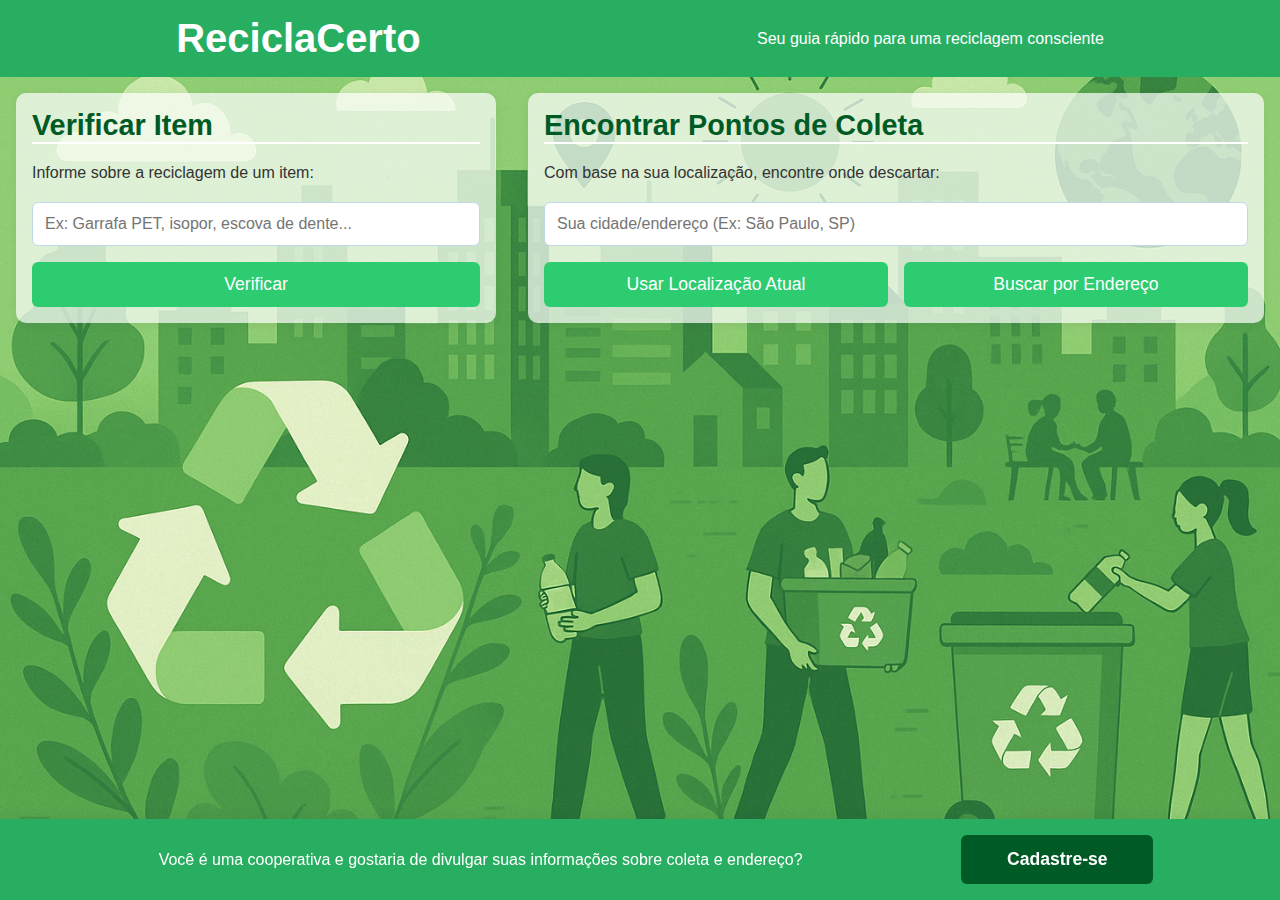
<file: templates/index.html>
<!DOCTYPE html>
<html lang="pt-BR">
  <head>
    <meta charset="UTF-8" />
    <meta name="viewport" content="width=device-width, initial-scale=1.0" />
    <title>ReciclaCerto: Seu Guia de Reciclagem</title>
    <link rel="stylesheet" href="../static/style.css" />
    <link rel="icon" type="image/svg+xml" href="https://cdn.jsdelivr.net/gh/twitter/twemoji@14.0.2/assets/svg/267b.svg" />
  </head>
  <body>
    <div class="container">
      <div class="header-container">
        <h1>ReciclaCerto</h1>
        <p>Seu guia rápido para uma reciclagem consciente</p>
      </div>

      <div class="main-sections">
        <section class="item-checker">
          <h2>Verificar Item</h2>
          <p>Informe sobre a reciclagem de um item:</p>
          <input
            type="text"
            id="itemInput"
            placeholder="Ex: Garrafa PET, isopor, escova de dente..."
          />
          <button onclick="verificarItem()">Verificar</button>
          <div id="geminiResult" class="box" style="display:none;"></div>
        </section>

        <section class="location-finder">
          <h2>Encontrar Pontos de Coleta</h2>
          <p>Com base na sua localização, encontre onde descartar:</p>
          <input
            type="text"
            id="locationInput"
            placeholder="Sua cidade/endereço (Ex: São Paulo, SP)"
            onkeyup="if(event.key === 'Enter') buscarLocalizacao(true)"
          />
          <div class="btn-adress">
            <button onclick="buscarLocalizacao()">
              Usar Localização Atual
            </button>
            <button onclick="buscarLocalizacao(true)">
              Buscar por Endereço
            </button>
          </div>
          <div id="locationResult" class="result-box" style="display:none;"></div>
        </section>
      </div>

      <footer>
        <p>
          Você é uma cooperativa e gostaria de divulgar suas informações sobre
          coleta e endereço?
        </p>
        <button id="openCoopModalBtn" onclick="openCoopModal()">
          Cadastre-se
        </button>
      </footer>

      <div id="coopModal">
        <div class="modal-content">
          <button
            class="close-btn"
            onclick="closeCoopModal()"
            aria-label="Fechar"
            title="Fechar"
          >
            &times;
          </button>
          <section class="association-signup">
            <h2>Sou uma Associação ou Cooperativa de Reciclagem</h2>
            <p>Gostaria de cadastrar seu ponto de coleta?</p>
            <form id="associationForm">
              <label for="assocNome">Nome da Associação:</label>
              <input type="text" id="assocNome" name="nome" required />

              <label for="assocEndereco">Endereço:</label>
              <input type="text" id="assocEndereco" name="endereco" required />

              <label for="assocItens"
                >Itens que aceita (separados por vírgula):</label
              >
              <input
                type="text"
                id="assocItens"
                name="itens_aceitos"
                placeholder="Ex: Plástico, Papel, Metal"
              />

              <label for="assocContato">Contato (Email/Telefone):</label>
              <input type="text" id="assocContato" name="contato" />

              <button type="submit">
                Cadastrar<br />
                <span style="font-size: 0.9em; font-weight: normal"
                  >(Funcionalidade em desenvolvimento)</span
                >
              </button>
              <p class="small-text">
                <i>
                  (Este formulário não envia dados para o servidor ainda. É um
                  protótipo.)
                </i>
              </p>
            </form>
          </section>
        </div>
      </div>

    <script src="../static/script.js"></script>
    <script>
      function openCoopModal() {
        document.getElementById("coopModal").classList.add("active");
      }
      function closeCoopModal() {
        document.getElementById("coopModal").classList.remove("active");
      }
    </script>
  </body>
</html>
</file>
<file: static/style.css>
body {
  font-family: "Segoe UI", Tahoma, Geneva, Verdana, sans-serif;
  min-height: 100vh;
  width: 100%;
  background-image: url("../static/background.png");
  background-size: cover;
  background-repeat: no-repeat;
  background-position: center center;
  margin: 0;
  color: #333;
}

h1 {
  font-size: 2.5em;
  margin: 0;
}

h2 {
  color: #005a26;
  border-bottom: 2px solid white;
  font-size: 1.8em;
  margin: 0;
}

p {
  line-height: 1.6;
  margin: 0;
}

.header-container {
  color: white;
  background-color: #27ae60;
  display: flex;
  flex-direction: row;
  align-items: center;
  padding: 1rem;
  justify-content: space-around;
  gap: 1rem;
}

.coop-container {
  display: flex;
  align-items: center;
}

.main-sections {
  display: flex;
  justify-content: space-evenly;
  align-items: flex-start;
}

.item-checker,
.location-finder {
  background: rgba(255, 255, 255, 0.7);
  border-radius: 10px;
  box-shadow: 0 2px 8px rgba(44, 62, 80, 0.07);
  padding: 1rem;
  margin: 1rem;
  display: flex;
  flex-direction: column;
  gap: 1rem;
}

.item-checker {
  width: 35rem;
}

.location-finder {
  width: 55rem;
  overflow: visible;
}

input[type="text"],
input[type="email"] {
  padding: 12px;
  border: 1px solid #c0d9e7;
  border-radius: 6px;
  font-size: 1em;
  box-sizing: border-box;
}

.btn-adress {
  display: flex;
  flex-direction: row;
  gap: 1rem;
}

.btn-adress button {
  width: 100%;
}

button {
  background-color: #2ecc71;
  color: white;
  padding: 12px 25px;
  border: none;
  border-radius: 6px;
  cursor: pointer;
  font-size: 1.1em;
  transition: background-color 0.3s ease, transform 0.2s ease;
}

button:hover {
  background-color: #27ae60;
}

.result-box {
  padding: 10px;
  background-color: #ecf0f1;
  border-radius: 8px;
  word-wrap: break-word;
  box-shadow: inset 0 1px 3px rgba(0, 0, 0, 0.05);
}

.result-box-reciclavel,
.result-box-coleta {
  padding: 10px;
  background-color: #ecf0f1;
  word-wrap: break-word;
  text-align: center;
  box-shadow: inset 0 1px 3px rgba(0, 0, 0, 0.05);
  border-radius: 8px;
}

.result-box-reciclavel {
  font-weight: 700;
}

.result-box-instrucao {
  margin-top: 1rem;
  text-align: justify;
  padding: 10px;
  background-color: #ecf0f1;
  border-radius: 8px;
  min-height: 60px;
  word-wrap: break-word;
  box-shadow: inset 0 1px 3px rgba(0, 0, 0, 0.05);
}

.loading {
  font-style: italic;
  color: #555;
}

.error {
  color: #e74c3c;
  font-weight: bold;
}

.material-info {
  font-weight: bold;
  color: #3498db;
}

.instrucao {
  font-size: 0.9em;
  color: #555;
  margin-top: 5px;
}

.location-list {
  list-style-type: none;
  padding: 0;
  margin-top: 15px;
}

.location-list li {
  background-color: #f8fcfd;
  border: 1px solid #d3e0e7;
  border-radius: 5px;
  padding: 10px 15px;
  margin-bottom: 10px;
  display: flex;
  flex-direction: row;
  align-items: center;
  gap: 5px;
  flex-wrap: nowrap;
  justify-content: space-between;
}

.location-list li span {
  font-weight: bold;
  color: #2c3e50;
}

.location-list li p {
  margin: 0; /* Remove margem padrão do parágrafo */
  font-size: 0.9em;
  color: #666;
}

.location-list li a {
  align-self: flex-end; /* Alinhar link à direita */
  background-color: #3498db;
  color: white;
  padding: 5px 10px;
  border-radius: 4px;
  text-decoration: none;
  font-size: 0.85em;
  transition: background-color 0.2s ease;
}

.location-list li a:hover {
  background-color: #2980b9;
}

footer {
  color: white;
  background-color: #27ae60;
  display: flex;
  flex-direction: row;
  align-items: center;
  padding: 1rem;
  justify-content: space-evenly;
  gap: 1rem;
  position: fixed;
  left: 0;
  bottom: 0;
  width: 100vw;
  z-index: 10;
  box-shadow: 0 -2px 10px rgba(44, 62, 80, 0.08);
}

#coopModal {
  display: none;
  position: fixed;
  z-index: 1000;
  left: 0;
  top: 0;
  right: 0;
  bottom: 0;
  background: rgba(44, 62, 80, 0.45);
  justify-content: center;
}

#coopModal.active {
  display: flex;
  align-items: center;
}

#coopModal .modal-content {
  background: #fff;
  border-radius: 12px;
  padding: 36px 32px 24px 32px;
  box-shadow: 0 8px 32px rgba(44, 62, 80, 0.18);
  min-width: 320px;
  max-width: 420px;
  width: 90vw;
  position: relative;
  text-align: left;
}

#coopModal .close-btn {
  position: absolute;
  top: 12px;
  right: 18px;
  background: none;
  border: none;
  font-size: 1.5em;
  color: #888;
  cursor: pointer;
  width: 1rem;
}

#coopModal .close-btn:hover {
  color: #e74c3c;
}

#openCoopModalBtn {
  background: #005a26;
  color: #fff;
  font-weight: bold;
  border: none;
  border-radius: 6px;
  padding: 14px 28px;
  font-size: 1.1em;
  cursor: pointer;
  transition: background 0.2s;
  width: 12rem;
}

#openCoopModalBtn:hover {
  background: #215f3b;
}

.small-text {
  font-size: 0.8em;
  color: #777;
  margin-top: 10px;
}

#associationForm {
  margin-top: 1rem;
}

#associationForm input {
  margin-bottom: 1rem;
  width: 100%;
}

#associationForm button {
  width: 100%;
}

.association-signup form {
  display: flex;
  flex-direction: column;
  align-items: flex-start;
}

.association-signup label {
  font-weight: bold;
  color: #333;
}
</file>
